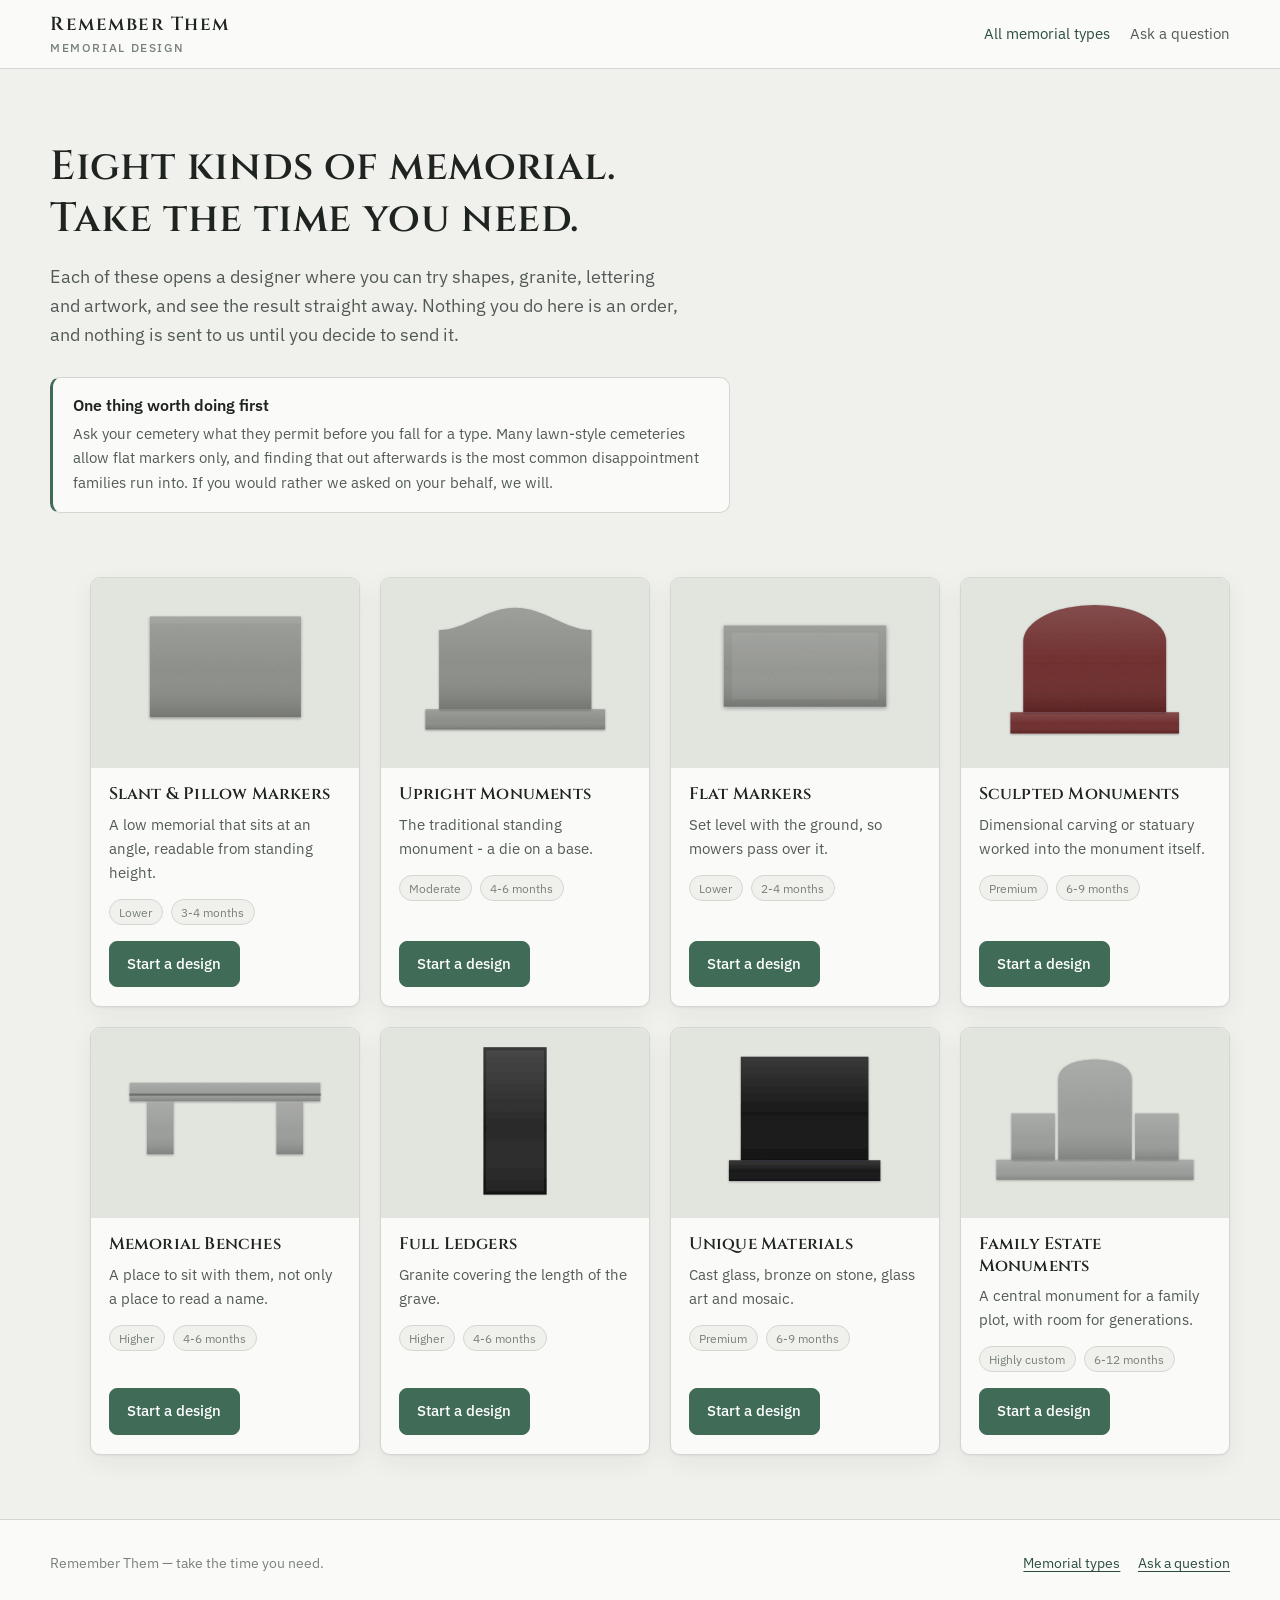
<file: index.html>
<!doctype html>
<html lang="en">
<head>
<meta charset="utf-8">
<meta name="viewport" content="width=device-width, initial-scale=1">
<title>Memorial types · Remember Them</title>
<meta name="description" content="Eight kinds of memorial, and a designer for each one. Browse at your own pace — nothing here commits you to anything.">
<link rel="preconnect" href="https://fonts.googleapis.com">
<link rel="preconnect" href="https://fonts.gstatic.com" crossorigin>
<link data-webfonts rel="stylesheet"
      href="https://fonts.googleapis.com/css2?family=Cinzel:wght@400;500;600&family=Cormorant+Garamond:wght@400;500;600;700&family=IBM+Plex+Sans:wght@400;500;600&family=Pinyon+Script&family=UnifrakturCook:wght@700&display=swap">
<link rel="stylesheet" href="assets/css/site.css">
</head>
<body>
<a class="skip-link" href="#main">Skip to the memorial types</a>

<header class="site-head">
  <div class="wrap">
    <a class="brand" href="index.html">Remember Them<span>Memorial design</span></a>
    <nav aria-label="Main">
      <a href="index.html" aria-current="page">All memorial types</a>
      <a href="#help">Ask a question</a>
    </nav>
  </div>
</header>

<main id="main">
  <section class="wrap hero">
    <h1>Eight kinds of memorial.<br>Take the time you need.</h1>
    <p class="lede">
      Each of these opens a designer where you can try shapes, granite, lettering and
      artwork, and see the result straight away. Nothing you do here is an order, and
      nothing is sent to us until you decide to send it.
    </p>

    <div class="callout" id="help">
      <h2>One thing worth doing first</h2>
      <p>
        Ask your cemetery what they permit before you fall for a type. Many lawn-style
        cemeteries allow flat markers only, and finding that out afterwards is the most
        common disappointment families run into. If you would rather we asked on your
        behalf, we will.
      </p>
    </div>
  </section>

  <section class="wrap">
    <h2 class="visually-hidden">Memorial types</h2>
    <ul class="type-grid" id="type-grid"></ul>
  </section>
</main>

<footer class="site-foot">
  <div class="wrap">
    <span>Remember Them — take the time you need.</span>
    <nav aria-label="Footer">
      <a href="index.html">Memorial types</a>
      <a href="#help">Ask a question</a>
    </nav>
  </div>
</footer>

<script src="assets/data/catalog.js"></script>
<script src="assets/js/shapes.js"></script>
<script src="assets/js/render.js"></script>
<script src="assets/js/analytics.js"></script>
<script src="assets/js/gallery.js"></script>
</body>
</html>
</file>
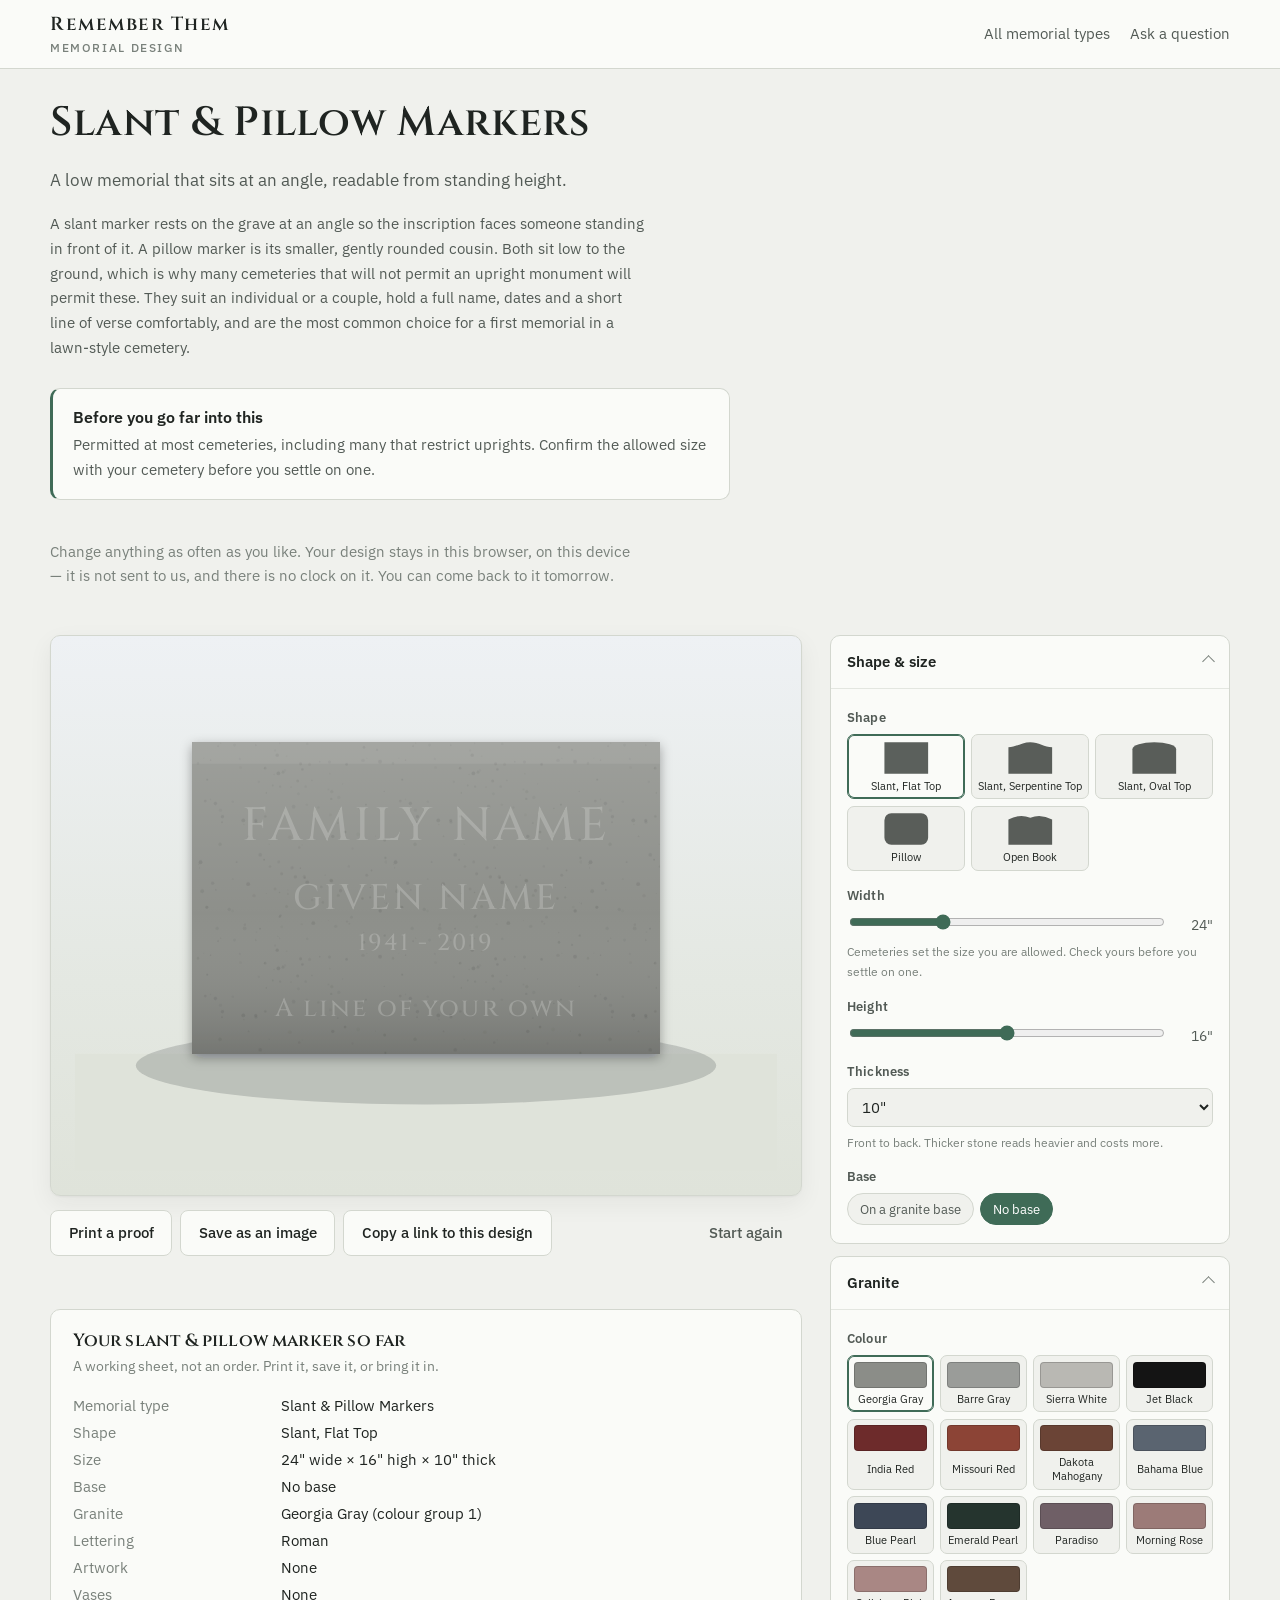
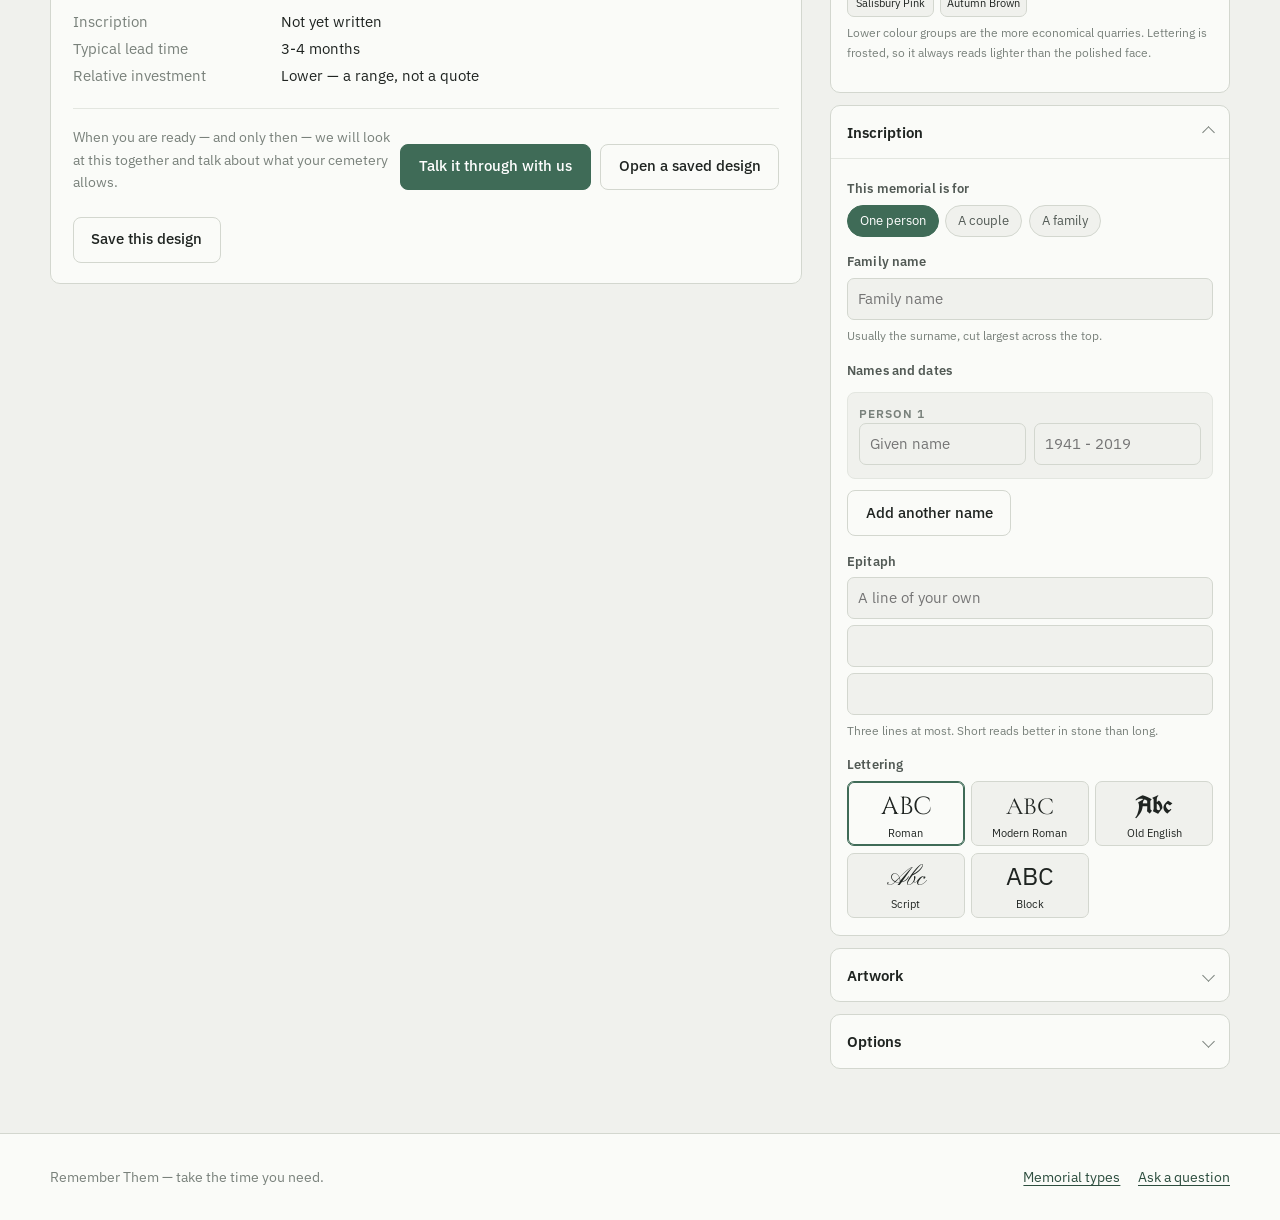
<file: designer.html>
<!doctype html>
<html lang="en">
<head>
<meta charset="utf-8">
<meta name="viewport" content="width=device-width, initial-scale=1">
<title>Memorial designer · Remember Them</title>
<meta name="description" content="Design a memorial at your own pace. Nothing is sent anywhere until you choose to send it.">
<link rel="preconnect" href="https://fonts.googleapis.com">
<link rel="preconnect" href="https://fonts.gstatic.com" crossorigin>
<link data-webfonts rel="stylesheet"
      href="https://fonts.googleapis.com/css2?family=Cinzel:wght@400;500;600&family=Cormorant+Garamond:wght@400;500;600;700&family=IBM+Plex+Sans:wght@400;500;600&family=Pinyon+Script&family=UnifrakturCook:wght@700&display=swap">
<link rel="stylesheet" href="assets/css/site.css">
<link rel="stylesheet" href="assets/css/designer.css">
</head>
<body>
<a class="skip-link" href="#stage">Skip to the preview</a>

<header class="site-head">
  <div class="wrap">
    <a class="brand" href="index.html">Remember Them<span>Memorial design</span></a>
    <nav aria-label="Main">
      <a href="index.html">All memorial types</a>
      <a href="index.html#help">Ask a question</a>
    </nav>
  </div>
</header>

<main class="wrap" id="main">

  <section style="padding:1.75rem 0 .25rem">
    <h1 id="cat-name">Memorial designer</h1>
    <p class="lede measure" id="cat-lede" style="font-size:1.08rem;color:var(--ink-soft)"></p>
    <p class="measure" id="cat-long" style="color:var(--ink-soft);font-size:.96rem"></p>
    <div class="callout">
      <h2>Before you go far into this</h2>
      <p id="cat-cemetery"></p>
    </div>
    <p class="measure" style="font-size:.93rem;color:var(--ink-faint)">
      Change anything as often as you like. Your design stays in this browser, on this device —
      it is not sent to us, and there is no clock on it. You can come back to it tomorrow.
    </p>
  </section>

  <div class="designer">

    <div class="stage-col">
      <div class="stage" id="stage" aria-live="off"></div>

      <div class="stage-bar">
        <button type="button" class="btn" id="btn-print">Print a proof</button>
        <button type="button" class="btn" id="btn-png">Save as an image</button>
        <button type="button" class="btn" id="btn-share">Copy a link to this design</button>
        <span class="spacer"></span>
        <button type="button" class="btn btn-quiet" id="btn-reset">Start again</button>
      </div>

      <p class="status" id="status" role="status" aria-live="polite"></p>

      <div class="summary">
        <h2 id="summary-title">Your design so far</h2>
        <p class="sub">A working sheet, not an order. Print it, save it, or bring it in.</p>
        <dl class="spec" id="spec"></dl>

        <div class="cta-band">
          <p class="note">
            When you are ready — and only then — we will look at this together and talk
            about what your cemetery allows.
          </p>
          <a class="btn btn-primary" id="btn-cta" href="index.html#help">Talk it through with us</a>
          <label class="btn" for="file-load">Open a saved design</label>
          <input type="file" id="file-load" accept="application/json,.json" class="visually-hidden">
          <button type="button" class="btn" id="btn-save">Save this design</button>
        </div>
      </div>

      <section class="examples" id="examples" hidden></section>
    </div>

    <div class="controls" id="controls" aria-label="Design controls"></div>
  </div>
</main>

<footer class="site-foot">
  <div class="wrap">
    <span>Remember Them — take the time you need.</span>
    <nav aria-label="Footer">
      <a href="index.html">Memorial types</a>
      <a href="index.html#help">Ask a question</a>
    </nav>
  </div>
</footer>

<script src="assets/data/catalog.js"></script>
<script src="assets/data/examples.js"></script>
<script src="assets/js/shapes.js"></script>
<script src="assets/js/render.js"></script>
<script src="assets/js/analytics.js"></script>
<script src="assets/js/designer.js"></script>
<script src="assets/js/examples.js"></script>
</body>
</html>
</file>
<file: assets/css/site.css>
/* =============================================================================
 * Remember Them - shared shell
 * The register here is deliberately quiet. No urgency, no accent that shouts.
 * =========================================================================== */

:root {
  /* Neutrals taken off quarried granite rather than paper - a cool grey with a
     faint green bias, so the chrome sits in the same world as the stone. */
  --bg:        #f0f1ed;
  --bg-raised: #fafbf8;
  --bg-sunk:   #e2e4de;
  --ink:       #1f2421;
  --ink-soft:  #525a55;
  --ink-faint: #79817b;
  --line:      #d3d7cf;
  --line-soft: #e3e6e0;
  --accent:    #3f6b57;   /* verdigris, off weathered bronze */
  --accent-in: #2c4d3e;
  --focus:     #2c4d3e;
  --shadow:    0 1px 2px rgba(31,36,33,.05), 0 8px 24px rgba(31,36,33,.06);
  --radius:    10px;
  /* Cinzel is cut from Roman inscriptional capitals - the same letterforms
     that go on the monuments themselves. */
  --display: "Cinzel", "Trajan Pro", Georgia, serif;
  --sans:    "IBM Plex Sans", -apple-system, BlinkMacSystemFont, "Segoe UI", Roboto, sans-serif;
  --measure: 66ch;
}

/* The default "system" setting stamps nothing on the root, so the media query
   carries most viewers; the [data-theme] blocks let an explicit choice win in
   either direction. */
@media (prefers-color-scheme: dark) {
  :root:not([data-theme="light"]) {
    --bg:        #141715;
    --bg-raised: #1c201d;
    --bg-sunk:   #0e100f;
    --ink:       #e6e9e4;
    --ink-soft:  #aab2ac;
    --ink-faint: #828a84;
    --line:      #2e3330;
    --line-soft: #232725;
    --accent:    #7fb298;
    --accent-in: #a3ccb6;
    --focus:     #7fb298;
    --shadow:    0 1px 2px rgba(0,0,0,.4), 0 8px 24px rgba(0,0,0,.35);
  }
}
:root[data-theme="dark"] {
  --bg:        #141715;
  --bg-raised: #1c201d;
  --bg-sunk:   #0e100f;
  --ink:       #e6e9e4;
  --ink-soft:  #aab2ac;
  --ink-faint: #828a84;
  --line:      #2e3330;
  --line-soft: #232725;
  --accent:    #7fb298;
  --accent-in: #a3ccb6;
  --focus:     #7fb298;
  --shadow:    0 1px 2px rgba(0,0,0,.4), 0 8px 24px rgba(0,0,0,.35);
}

* { box-sizing: border-box; }

html { -webkit-text-size-adjust: 100%; }

body {
  margin: 0;
  background: var(--bg);
  color: var(--ink);
  font-family: var(--sans);
  font-size: 16px;
  line-height: 1.62;
  -webkit-font-smoothing: antialiased;
}

h1, h2, h3, h4 {
  font-family: var(--display); font-weight: 600;
  line-height: 1.28; margin: 0 0 .4em;
  text-wrap: balance;
}
h1 { font-size: clamp(1.7rem, 3.4vw, 2.55rem); letter-spacing: .015em; }
h2 { font-size: clamp(1.3rem, 2.2vw, 1.7rem); letter-spacing: .01em; }
h3 { font-size: 1.12rem; letter-spacing: .012em; }
p  { margin: 0 0 1em; }

a { color: var(--accent-in); text-decoration-thickness: 1px; text-underline-offset: 3px; }
a:hover { color: var(--accent); }

:focus-visible {
  outline: 2px solid var(--focus);
  outline-offset: 2px;
  border-radius: 4px;
}

.skip-link {
  position: absolute; left: -9999px; top: 0;
  background: var(--bg-raised); color: var(--ink);
  padding: .6rem 1rem; z-index: 100; border-radius: 0 0 var(--radius) 0;
}
.skip-link:focus { left: 0; }

.wrap { width: min(1180px, 100% - 2.5rem); margin-inline: auto; }
.measure { max-width: var(--measure); }

/* ---- site header ---------------------------------------------------------- */
.site-head {
  border-bottom: 1px solid var(--line);
  background: var(--bg-raised);
}
.site-head .wrap {
  display: flex; align-items: center; gap: 1rem;
  min-height: 68px; flex-wrap: wrap;
}
.brand {
  font-family: var(--display); font-size: 1.18rem; font-weight: 600;
  letter-spacing: .08em; color: var(--ink); text-decoration: none;
}
.brand span { display: block; font-family: var(--sans); font-size: .72rem;
  letter-spacing: .14em; text-transform: uppercase; color: var(--ink-faint);
  font-weight: 500; margin-top: -2px; }
.site-head nav { margin-left: auto; display: flex; gap: 1.25rem; font-size: .93rem; }
.site-head nav a { color: var(--ink-soft); text-decoration: none; }
.site-head nav a:hover, .site-head nav a[aria-current="page"] { color: var(--accent-in); }

/* ---- buttons -------------------------------------------------------------- */
.btn {
  display: inline-flex; align-items: center; justify-content: center; gap: .5rem;
  font: inherit; font-size: .94rem; font-weight: 500;
  padding: .62rem 1.1rem; border-radius: 8px;
  border: 1px solid var(--line);
  background: var(--bg-raised); color: var(--ink);
  cursor: pointer; text-decoration: none;
  transition: background .15s ease, border-color .15s ease, transform .1s ease;
}
.btn:hover { border-color: var(--ink-faint); }
.btn:active { transform: translateY(1px); }
.btn-primary {
  background: var(--accent); border-color: var(--accent); color: #fff;
}
@media (prefers-color-scheme: dark) { :root:not([data-theme="light"]) .btn-primary { color: #0e120f; } }
:root[data-theme="dark"] .btn-primary { color: #0e120f; }
.btn-primary:hover { background: var(--accent-in); border-color: var(--accent-in); }
.btn-quiet { background: transparent; border-color: transparent; color: var(--ink-soft); }
.btn-quiet:hover { background: var(--bg-sunk); }
.btn[disabled] { opacity: .45; cursor: not-allowed; }

/* ---- gallery index -------------------------------------------------------- */
.hero { padding: clamp(2.5rem, 6vw, 4.5rem) 0 1.5rem; }
.hero p.lede { font-size: 1.12rem; color: var(--ink-soft); max-width: 58ch; }

.callout {
  border: 1px solid var(--line);
  border-left: 3px solid var(--accent);
  background: var(--bg-raised);
  border-radius: var(--radius);
  padding: 1.1rem 1.25rem;
  margin: 1.75rem 0 2.5rem;
  max-width: 68ch;
}
.callout h2 { font-size: 1rem; font-family: var(--sans); font-weight: 600;
  letter-spacing: 0; margin-bottom: .3rem; }
.callout p { margin: 0; color: var(--ink-soft); font-size: .95rem; }

.type-grid {
  display: grid; gap: 1.25rem;
  grid-template-columns: repeat(4, 1fr);
  padding-bottom: 4rem;
  list-style: none; margin: 0;
}
@media (max-width: 1000px) { .type-grid { grid-template-columns: repeat(2, 1fr); } }
@media (max-width: 620px)  { .type-grid { grid-template-columns: 1fr; } }

.type-card {
  display: flex; flex-direction: column;
  background: var(--bg-raised);
  border: 1px solid var(--line);
  border-radius: var(--radius);
  overflow: hidden;
  box-shadow: var(--shadow);
  transition: border-color .15s ease, transform .15s ease;
}
.type-card:hover { border-color: var(--ink-faint); transform: translateY(-2px); }
.type-card .thumb {
  /* A fixed height, not an aspect ratio: a full ledger is nearly seven feet
     long and would otherwise stretch its card out of the grid. */
  height: 190px; background: var(--bg-sunk);
  display: grid; place-items: center; padding: .75rem; overflow: hidden;
  border-bottom: 1px solid var(--line-soft);
}
.type-card .thumb svg { max-height: 100%; max-width: 100%; width: auto; height: auto; }
.type-card .body { padding: 1rem 1.1rem 1.2rem; display: flex; flex-direction: column; flex: 1; }
.type-card h3 { margin-bottom: .45rem; font-size: 1.05rem; }
.type-card p { font-size: .92rem; color: var(--ink-soft); margin-bottom: .9rem; }
.type-card .meta {
  display: flex; gap: .5rem; flex-wrap: wrap;
  font-size: .78rem; color: var(--ink-faint); margin-bottom: 1rem;
}
.tag {
  border: 1px solid var(--line); border-radius: 99px;
  padding: .12rem .6rem; background: var(--bg);
}
.type-card .actions { margin-top: auto; display: flex; gap: .5rem; }

/* ---- footer --------------------------------------------------------------- */
.site-foot {
  border-top: 1px solid var(--line); background: var(--bg-raised);
  padding: 2rem 0; font-size: .88rem; color: var(--ink-faint);
}
.site-foot .wrap { display: flex; gap: 1rem; flex-wrap: wrap; align-items: center; }
.site-foot nav { margin-left: auto; display: flex; gap: 1.1rem; }

.visually-hidden {
  position: absolute; width: 1px; height: 1px; overflow: hidden;
  clip: rect(0 0 0 0); clip-path: inset(50%); white-space: nowrap;
}
</file>
<file: assets/css/designer.css>
/* =============================================================================
 * Remember Them - the designer
 * =========================================================================== */

.designer {
  display: grid;
  grid-template-columns: minmax(0, 1fr) 400px;
  gap: 1.75rem;
  align-items: start;
  padding: 1.75rem 0 4rem;
}
@media (max-width: 1040px) {
  .designer { grid-template-columns: 1fr; }
}

/* ---- the preview stage ---------------------------------------------------- */
.stage-col { position: sticky; top: 1.25rem; }
@media (max-width: 1040px) { .stage-col { position: static; } }

.stage {
  background: linear-gradient(180deg, #eef1f4 0%, #e4e8e2 62%, #dfe3da 100%);
  border: 1px solid var(--line);
  border-radius: var(--radius);
  box-shadow: var(--shadow);
  padding: 1.5rem;
  display: grid; place-items: center;
  min-height: 380px;
}
@media (prefers-color-scheme: dark) {
  :root:not([data-theme="light"]) .stage {
    background: linear-gradient(180deg, #232a26 0%, #1d221f 62%, #191d1b 100%);
  }
}
:root[data-theme="dark"] .stage {
  background: linear-gradient(180deg, #232a26 0%, #1d221f 62%, #191d1b 100%);
}
.stage svg { max-height: 62vh; width: auto; max-width: 100%; display: block; }

.stage-bar {
  display: flex; gap: .5rem; flex-wrap: wrap; align-items: center;
  margin-top: .9rem;
}
.stage-bar .spacer { margin-left: auto; }

.status {
  margin-top: .6rem; min-height: 1.4em;
  font-size: .87rem; color: var(--ink-soft);
}

/* ---- the controls --------------------------------------------------------- */
.controls { display: flex; flex-direction: column; gap: .75rem; }

.panel {
  background: var(--bg-raised);
  border: 1px solid var(--line);
  border-radius: var(--radius);
  overflow: hidden;
}
.panel > summary {
  cursor: pointer; list-style: none;
  padding: .85rem 1rem;
  font-weight: 600; font-size: .96rem;
  display: flex; align-items: center; gap: .5rem;
}
.panel > summary::-webkit-details-marker { display: none; }
.panel > summary::after {
  content: ""; margin-left: auto;
  width: .5rem; height: .5rem;
  border-right: 1.5px solid var(--ink-faint);
  border-bottom: 1.5px solid var(--ink-faint);
  transform: rotate(45deg); transition: transform .18s ease;
}
.panel[open] > summary::after { transform: rotate(-135deg); }
.panel > summary:hover { background: var(--bg-sunk); }
.panel .panel-body { padding: .25rem 1rem 1.1rem; border-top: 1px solid var(--line-soft); }

.field { margin-top: .9rem; }
.field > label, .field > .label {
  display: block; font-size: .82rem; font-weight: 600;
  color: var(--ink-soft); margin-bottom: .35rem;
  letter-spacing: .01em;
}
.field .hint { font-size: .78rem; color: var(--ink-faint); margin-top: .3rem; }

input[type="text"], select, textarea {
  width: 100%; font: inherit; font-size: .93rem;
  padding: .5rem .6rem;
  background: var(--bg); color: var(--ink);
  border: 1px solid var(--line); border-radius: 7px;
}
input[type="text"]:focus, select:focus, textarea:focus { border-color: var(--focus); }

input[type="range"] { width: 100%; accent-color: var(--accent); }

.range-row { display: flex; align-items: baseline; gap: .6rem; }
.range-row output {
  font-variant-numeric: tabular-nums; font-size: .85rem;
  color: var(--ink-soft); min-width: 4.5ch; text-align: right;
}

/* swatches, shapes, motifs - all the same picker mechanic */
.picker { display: grid; gap: .4rem; }
.picker.cols-3 { grid-template-columns: repeat(3, 1fr); }
.picker.cols-4 { grid-template-columns: repeat(4, 1fr); }
.picker.cols-5 { grid-template-columns: repeat(5, 1fr); }

.picker button {
  font: inherit; cursor: pointer;
  background: var(--bg); color: var(--ink);
  border: 1px solid var(--line); border-radius: 7px;
  padding: .35rem; display: grid; gap: .25rem; justify-items: center;
  font-size: .7rem; line-height: 1.25; text-align: center;
}
.picker button:hover { border-color: var(--ink-faint); }
.picker button[aria-pressed="true"] {
  border-color: var(--accent); box-shadow: inset 0 0 0 1px var(--accent);
  background: var(--bg-raised);
}
.picker button svg { display: block; width: 100%; height: 34px; }
.picker .sw {
  width: 100%; height: 26px; border-radius: 4px;
  border: 1px solid rgba(0,0,0,.18);
}

.chips { display: flex; flex-wrap: wrap; gap: .4rem; }
.chips button {
  font: inherit; font-size: .82rem; cursor: pointer;
  border: 1px solid var(--line); border-radius: 99px;
  padding: .28rem .75rem; background: var(--bg); color: var(--ink-soft);
}
.chips button[aria-pressed="true"] {
  background: var(--accent); border-color: var(--accent); color: #fff;
}
@media (prefers-color-scheme: dark) {
  :root:not([data-theme="light"]) .chips button[aria-pressed="true"] { color: #0e120f; }
}
:root[data-theme="dark"] .chips button[aria-pressed="true"] { color: #0e120f; }

.person {
  border: 1px solid var(--line-soft); border-radius: 8px;
  padding: .6rem .7rem .8rem; margin-top: .7rem; background: var(--bg);
}
.person .person-head {
  display: flex; align-items: center; gap: .5rem;
  font-size: .78rem; font-weight: 600; color: var(--ink-faint);
  text-transform: uppercase; letter-spacing: .08em;
}
.person .person-head button { margin-left: auto; }
.row-2 { display: grid; grid-template-columns: 1fr 1fr; gap: .5rem; }

/* ---- summary sheet -------------------------------------------------------- */
.summary {
  margin-top: 1.5rem;
  background: var(--bg-raised); border: 1px solid var(--line);
  border-radius: var(--radius); padding: 1.25rem 1.35rem;
}
.summary h2 { font-size: 1.1rem; margin-bottom: .15rem; }
.summary .sub { color: var(--ink-faint); font-size: .86rem; margin-bottom: 1rem; }
.spec { margin: 0; display: grid; grid-template-columns: 12rem 1fr; gap: .2rem 1rem; font-size: .92rem; }
.spec dt { color: var(--ink-faint); }
.spec dd { margin: 0; color: var(--ink); }
@media (max-width: 560px) { .spec { grid-template-columns: 1fr; } .spec dd { margin-bottom: .5rem; } }

.cta-band {
  margin-top: 1.25rem; padding-top: 1.1rem; border-top: 1px solid var(--line-soft);
  display: flex; gap: .6rem; flex-wrap: wrap; align-items: center;
}
.cta-band .note { font-size: .86rem; color: var(--ink-faint); flex: 1 1 16rem; }

/* ---- print proof ---------------------------------------------------------- */
@media print {
  .site-head, .site-foot, .controls, .stage-bar, .status, .cta-band, .skip-link { display: none !important; }
  body { background: #fff; color: #000; }
  .designer { grid-template-columns: 1fr; gap: 1rem; padding: 0; }
  .stage { border: 1px solid #999; background: #fff; box-shadow: none; page-break-inside: avoid; }
  .stage svg { max-height: 4.6in; }
  .summary { border: 1px solid #999; page-break-inside: avoid; }
  .print-only { display: block !important; }
}
.print-only { display: none; }

/* ---- examples of finished work -------------------------------------------- */
.examples { margin-top: 1.75rem; }
.examples h2 { font-size: 1.1rem; margin-bottom: .2rem; }
.examples .sub { color: var(--ink-soft); font-size: .93rem; max-width: 58ch; margin-bottom: 1rem; }
.examples .source { font-size: .8rem; color: var(--ink-faint); margin-top: .8rem; }

.example-grid {
  list-style: none; margin: 0; padding: 0;
  display: grid; gap: .6rem;
  grid-template-columns: repeat(auto-fill, minmax(150px, 1fr));
}
.example-grid button {
  display: block; width: 100%; padding: 0; cursor: pointer;
  background: var(--bg-sunk); border: 1px solid var(--line);
  border-radius: 8px; overflow: hidden;
}
.example-grid button:hover { border-color: var(--ink-faint); }
.example-grid img { display: block; width: 100%; aspect-ratio: 1 / 1; object-fit: cover; }

.lightbox {
  position: fixed; inset: 0; z-index: 60;
  background: rgba(14,16,18,.86);
  display: grid; grid-template-columns: auto 1fr auto; align-items: center;
  gap: 1rem; padding: clamp(1rem, 4vw, 3rem);
}
.lightbox[hidden] { display: none; }
.lightbox-figure { margin: 0; text-align: center; max-height: 88vh; overflow: auto; }
.lightbox-figure img {
  max-width: 100%; max-height: 74vh; border-radius: 6px;
  background: #fff; display: inline-block;
}
.lightbox-figure figcaption {
  color: #e9e6e1; font-size: .9rem; margin-top: .8rem; max-width: 62ch;
  margin-inline: auto;
}
.lb-close { position: absolute; top: 1rem; right: 1rem; }
.lb-nav { font-size: 1.6rem; line-height: 1; padding: .3rem .8rem; }
@media (max-width: 620px) {
  .lightbox { grid-template-columns: 1fr; }
  .lb-nav { display: none; }
}
</file>
